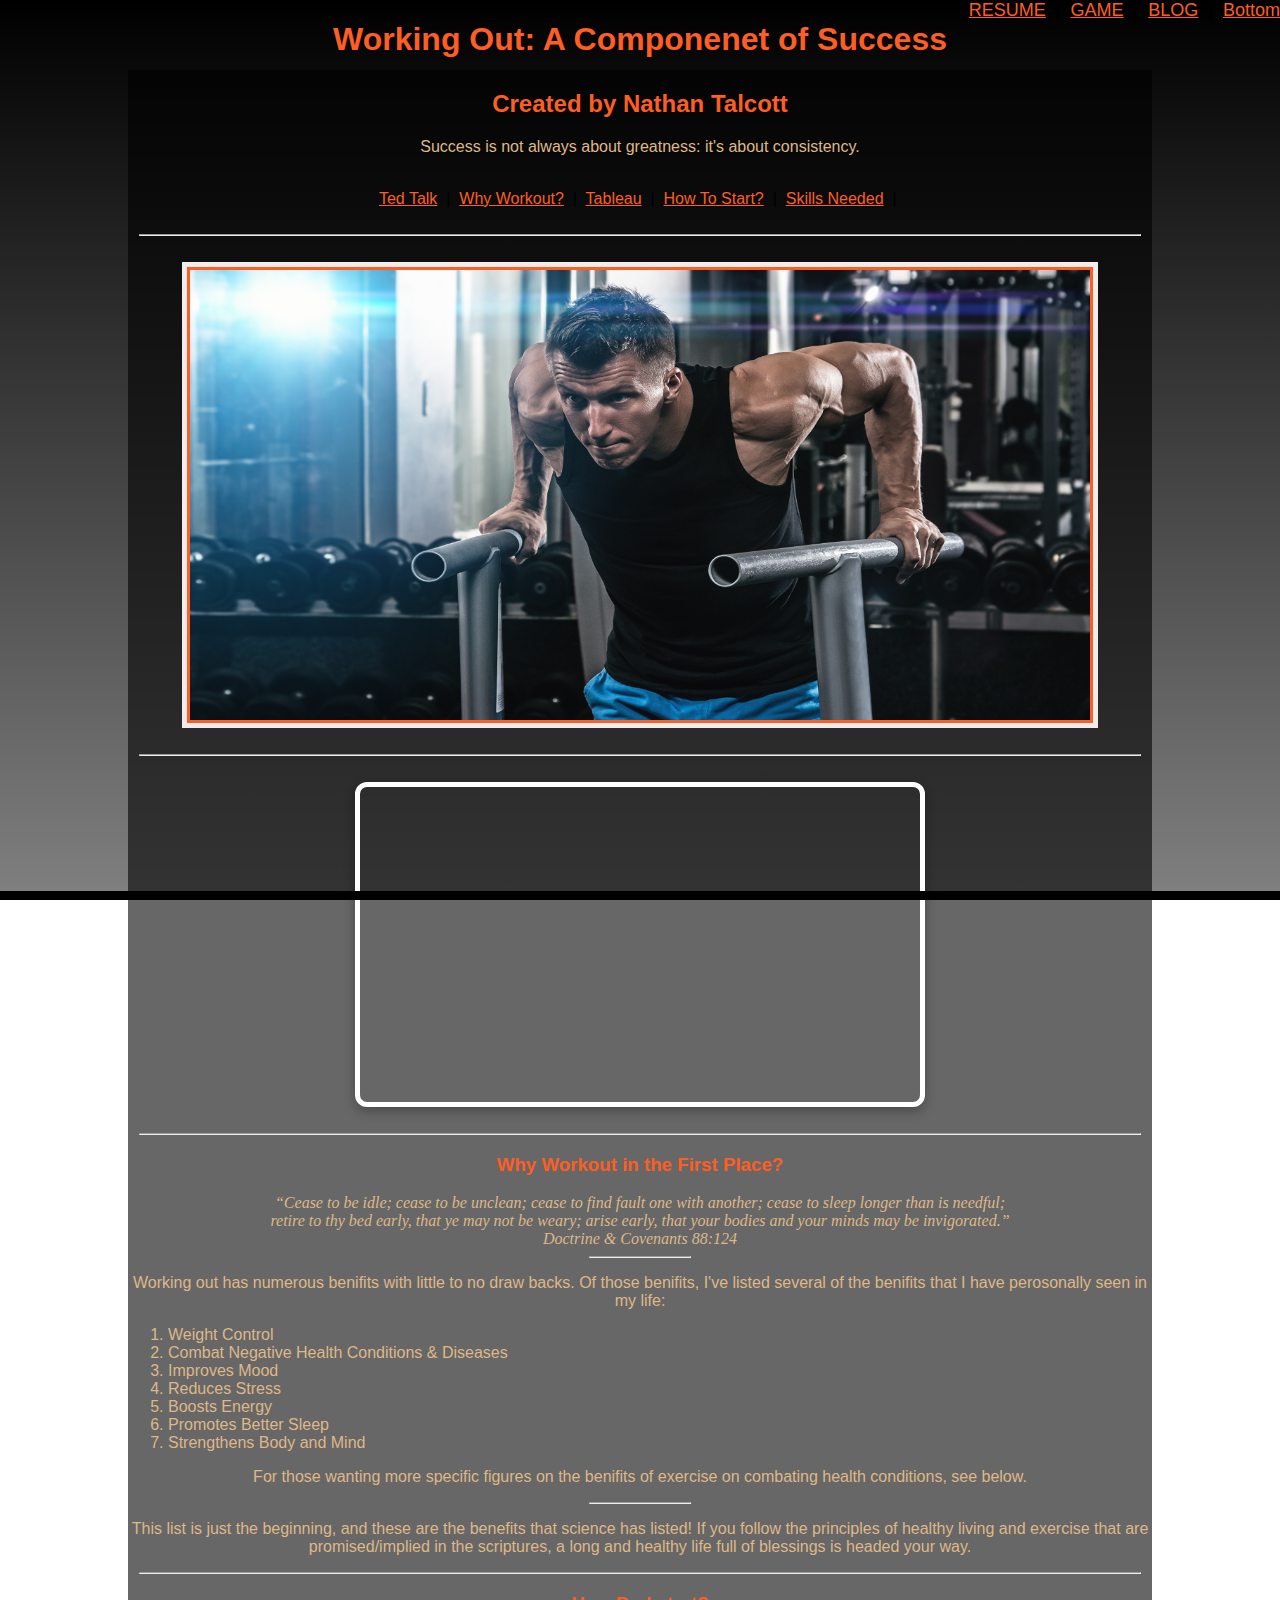
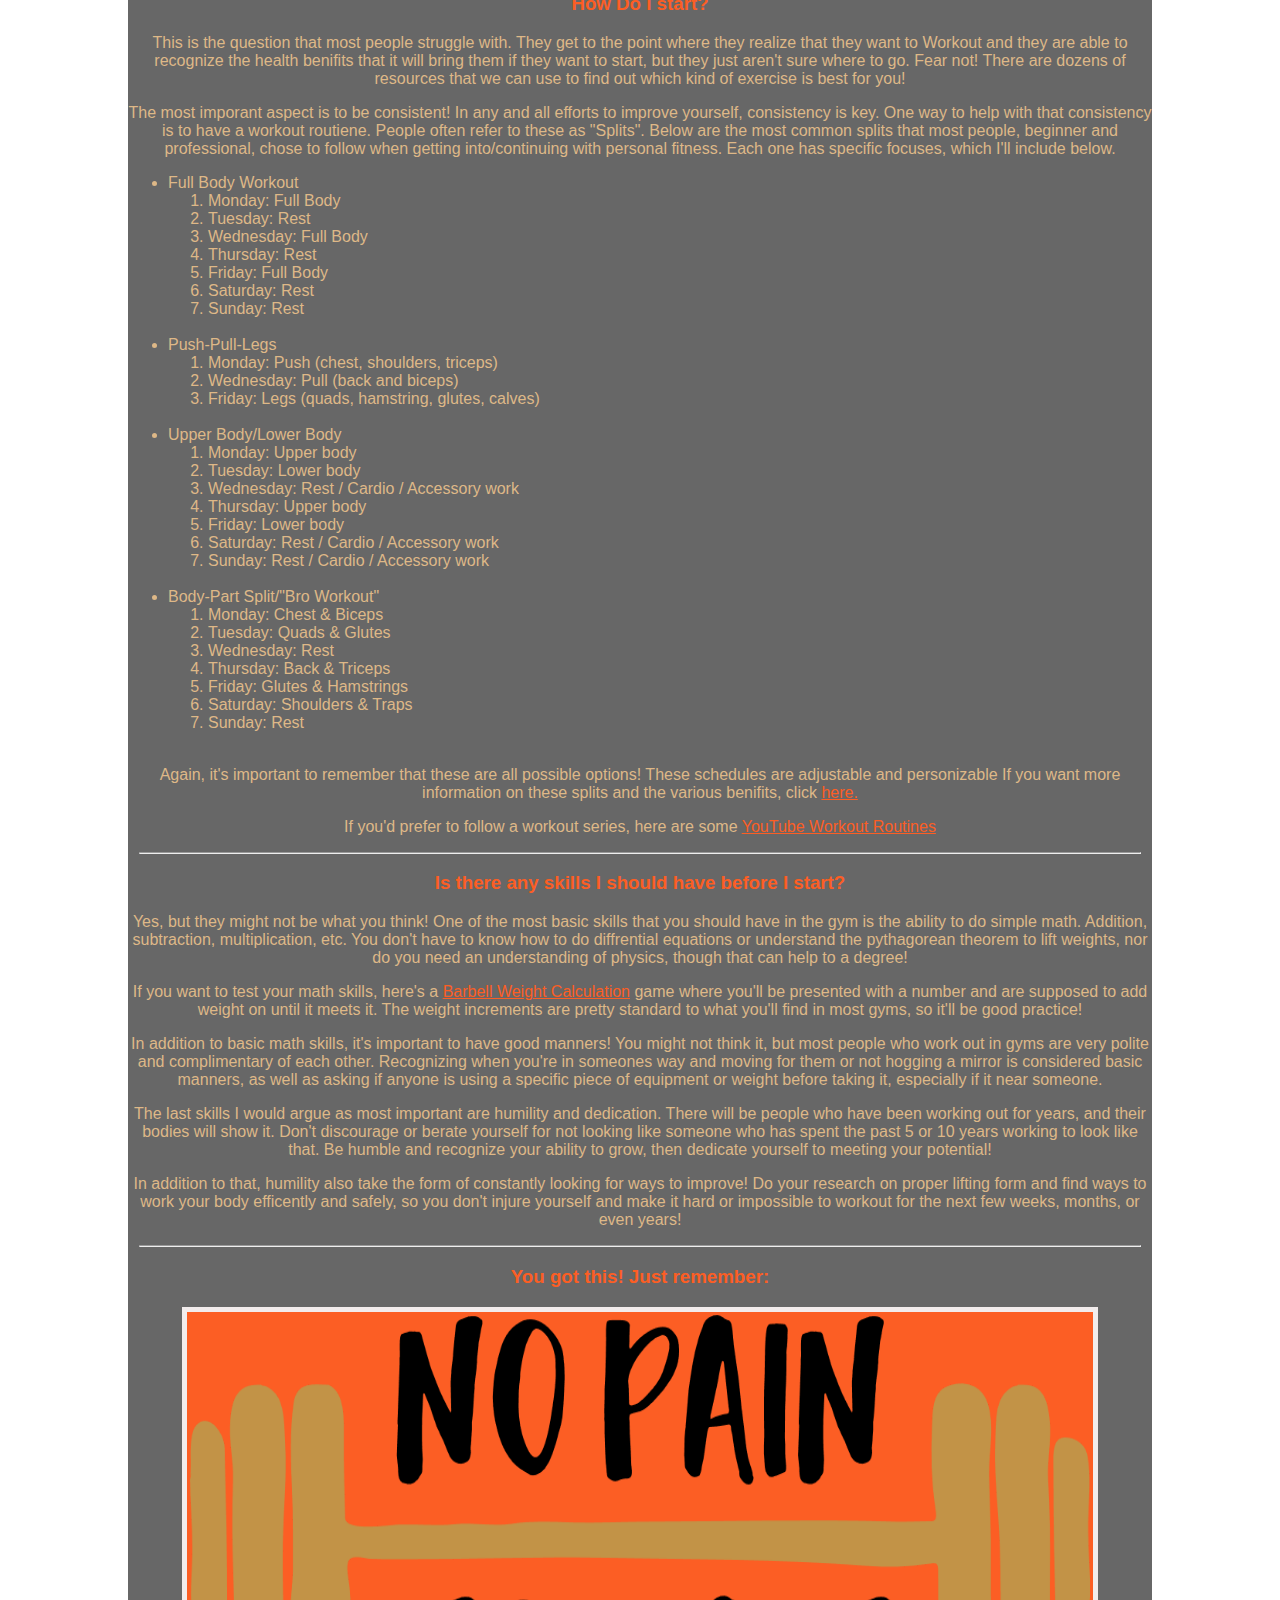
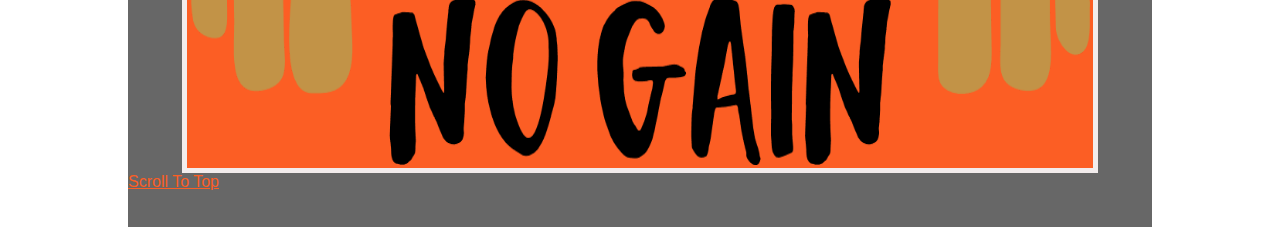
<file: scratch/index.html>
<!DOCTYPE html>
<html lang="en">

<head>
    <meta charset="UTF-8">
    <meta name="viewport" content="width=, initial-scale=1.0">
    <title>Workout for Success</title>
    <link rel="stylesheet" href="css/styles.css">

    <link rel="stylesheet" href="css/divstyles.css">
    <!-- In line elements line up horizontally if there is space. If there isn't enough space, it'll wrap below. -->
    <!-- Block elements take up the whole line, meaning nothing else can appear on that side -->
</head>
<!-- Main Content-->
<div class="container px-4 px-lg-5">
    <div class="row gx-4 gx-lg-5 justify-content-center">
        <div class="col-md-10 col-lg-8 col-xl-7">
            <div class="common nav" id="#">
                <a href="html/resume.html">RESUME</a> &nbsp;|&nbsp;
                <a href="html/barbell_game.html" target="_blank">GAME</a> &nbsp;|&nbsp;
                <a href="../index.html">BLOG</a> &nbsp;|&nbsp;
                <a href="#bottom">Bottom</a>
            </div>
            <div class="common header">
                <H1>Working Out: A Componenet of Success</H1>
            </div>
            <div class="common content">
                <h2>Created by Nathan Talcott</h2>
                <p>Success is not always about greatness: it's about consistency.</p>
                <br>
                <div class="page direct" id="#">
                    <a href="#ted">Ted Talk</a> &nbsp;|&nbsp;
                    <a href="#why">Why Workout?</a> &nbsp;|&nbsp;
                    <a href="#tableau">Tableau</a> &nbsp;|&nbsp;
                    <a href="#start">How To Start?</a> &nbsp;|&nbsp;
                    <a href="#skills">Skills Needed</a> &nbsp;|&nbsp;
                </div>
                <br>
                <hr style="width: 1000px;"> 
                <br>
                <img src="img/no-pain-no-gain.jpg" alt="No Pain, No Gain">
                <br>
                <hr id="ted" style="width: 1000px;">
                <br>

                <div  class="video-selection">
                    <iframe class="styled-video" width="560" height="315"
                        src="https://www.youtube.com/embed/37UhELFvPec?si=zdkmsL2rvVwIgpJf" title="YouTube video player"
                        frameborder="0"
                        allow="accelerometer; autoplay; clipboard-write; encrypted-media; gyroscope; picture-in-picture; web-share"
                        referrerpolicy="strict-origin-when-cross-origin" allowfullscreen>
                    </iframe>

                </div>
                <br>
                <hr style="width: 1000px;">
                <h3 id="why">Why Workout in the First Place?</h3>
                <p
                    style="font-family: 'Times New Roman', Times, serif; font-style: italic; text-align: center; width: 750px; margin: 0 auto;">
                    “Cease to be idle; cease to be unclean; cease to find fault one with another;
                    cease to sleep longer than is needful; retire to thy bed early, that ye may not be weary;
                    arise early, that your bodies and your minds may be invigorated.” Doctrine & Covenants 88:124</p>
                <hr style="width: 100px;">

                <p>Working out has numerous benifits with little to no draw backs. Of those benifits, I've listed
                    several
                    of the benifits that I have perosonally seen in my life: </p>
                <ol>
                    <li>Weight Control</li>
                    <li>Combat Negative Health Conditions & Diseases</li>
                    <li>Improves Mood</li>
                    <li>Reduces Stress</li>
                    <li>Boosts Energy</li>
                    <li>Promotes Better Sleep</li>
                    <li>Strengthens Body and Mind</li>
                </ol>
                <p>For those wanting more specific figures on the benifits of exercise on combating health conditions,
                    see below.</p>
                    <hr id="tableau" style="width: 100px;">
                <div class='tableauPlaceholder' id='viz1745292876161' style='position: relative'><noscript>
                        <a href='#'><img alt='Benefits of Exercise in Combating Disease and Cancer '
                                src='https:&#47;&#47;public.tableau.com&#47;static&#47;images&#47;be&#47;benefitsofexercise&#47;Sheet1&#47;1_rss.png'
                                style='border: none' /></a></noscript><object class='tableauViz' style='display:none;'>
                        <param name='host_url' value='https%3A%2F%2Fpublic.tableau.com%2F' />
                        <param name='embed_code_version' value='3' />
                        <param name='site_root' value='' />
                        <param name='name' value='benefitsofexercise&#47;Sheet1' />
                        <param name='tabs' value='no' />
                        <param name='toolbar' value='yes' />
                        <param name='static_image'
                            value='https:&#47;&#47;public.tableau.com&#47;static&#47;images&#47;be&#47;benefitsofexercise&#47;Sheet1&#47;1.png' />
                        <param name='animate_transition' value='yes' />
                        <param name='display_static_image' value='yes' />
                        <param name='display_spinner' value='yes' />
                        <param name='display_overlay' value='yes' />
                        <param name='display_count' value='yes' />
                        <param name='language' value='en-US' />
                    </object></div>
                <script type='text/javascript'>
                    var divElement = document.getElementById('viz1745292876161');
                    var vizElement = divElement.getElementsByTagName('object')[0];
                    vizElement.style.width = '100%'; vizElement.style.height = (divElement.offsetWidth * 0.75) + 'px';
                    var scriptElement = document.createElement('script');
                    scriptElement.src = 'https://public.tableau.com/javascripts/api/viz_v1.js';
                    vizElement.parentNode.insertBefore(scriptElement, vizElement);                
                </script>
                <p> This list is just the beginning, and these are the benefits that science has listed!
                    If you follow the principles of healthy living and exercise that are promised/implied in the
                    scriptures,
                    a long and healthy life full of blessings is headed your way.
                </p>
                <hr style="width: 1000px;">
                <h3 id="start"> How Do I start?</h3>
                <p>This is the question that most people struggle with. They get to the point where they realize that
                    they want to Workout and they are able to recognize the health benifits that it will bring them if
                    they want to start,
                    but they just aren't sure where to go. Fear not! There are dozens of resources that
                    we can use to find out which kind of exercise is best for you!
                </p>
                <p>The most imporant aspect is to be consistent! In any and all efforts to improve yourself, consistency
                    is key.
                    One way to help with that consistency is to have a workout routiene. People often refer to these as
                    "Splits".
                    Below are the most common splits that most people, beginner and professional, chose to follow when
                    getting into/continuing with personal fitness. Each one has specific focuses, which I'll include
                    below.
                </p>

                <ul>
                    <li>Full Body Workout</li>
                    <ol>
                        <li>Monday: Full Body</li>
                        <li>Tuesday: Rest</li>
                        <li>Wednesday: Full Body</li>
                        <li>Thursday: Rest</li>
                        <li>Friday: Full Body</li>
                        <li>Saturday: Rest</li>
                        <li>Sunday: Rest</li>
                    </ol>
                    <br>
                    <li>Push-Pull-Legs</li>
                    <ol>
                        <li>Monday: Push (chest, shoulders, triceps)</li>
                        <li>Wednesday: Pull (back and biceps) </li>
                        <li>Friday: Legs (quads, hamstring, glutes, calves)</li>
                    </ol>
                    <br>
                    <li>Upper Body/Lower Body</li>
                    <ol>
                        <li>Monday: Upper body</li>
                        <li>Tuesday: Lower body</li>
                        <li>Wednesday: Rest / Cardio / Accessory work</li>
                        <li>Thursday: Upper body</li>
                        <li>Friday: Lower body</li>
                        <li>Saturday: Rest / Cardio / Accessory work</li>
                        <li>Sunday: Rest / Cardio / Accessory work</li>
                    </ol>
                    <br>
                    <li>Body-Part Split/"Bro Workout"</li>
                    <ol>
                        <li>Monday: Chest & Biceps</li>
                        <li>Tuesday: Quads & Glutes</li>
                        <li>Wednesday: Rest</li>
                        <li>Thursday: Back & Triceps</li>
                        <li>Friday: Glutes & Hamstrings</li>
                        <li>Saturday: Shoulders & Traps</li>
                        <li>Sunday: Rest</li>
                    </ol>
                    <br>
                </ul>
                <p>Again, it's important to remember that these are all possible options! These schedules are adjustable
                    and personizable
                    If you want more information on these splits and the various benifits, click
                    <a target="_blank" rel="noopener noreferrer"
                        href="https://www.gymshark.com/blog/article/the-best-workout-splits-for-every-goal">here.</a>
                </p>
                <p>If you'd prefer to follow a workout series, here are some
                    <a target="_blank" rel="noopener noreferrer"
                        href="https://www.youtube.com/results?search_query=workout+program&sp=EgIQAw%253D%253D">YouTube
                        Workout Routines</a>
                </p>
                <hr id="skills" style="width: 1000px;">
                <h3>Is there any skills I should have before I start?</h3>
                <p>Yes, but they might not be what you think! One of the most basic skills that you should have in the gym
                    is the ability to do simple math. Addition, subtraction, multiplication, etc. You don't have to know how 
                    to do diffrential equations or understand the pythagorean theorem to lift weights, nor do you need an 
                    understanding of physics, though that can help to a degree!  
                </p>
                <p>If you want to test your math skills, here's a <a target="_blank" rel="noopener noreferrer" href="html/barbell_game.html">Barbell Weight Calculation</a> game 
                where you'll be presented with a number and are supposed to add weight on until it meets it. The weight increments are 
                pretty standard to what you'll find in most gyms, so it'll be good practice! </p>
                <p>In addition to basic math skills, it's important to have good manners! You might not think it, but most people 
                    who work out in gyms are very polite and complimentary of each other. Recognizing when you're in someones way 
                    and moving for them or not hogging a mirror is considered basic manners, as well as asking if anyone is using 
                    a specific piece of equipment or weight before taking it, especially if it near someone. 
                </p>
                <p>The last skills I would argue as most important are humility and dedication. There will be people who 
                    have been working out for years, and their bodies will show it. Don't discourage or berate yourself for not looking 
                    like someone who has spent the past 5 or 10 years working to look like that. Be humble and recognize your 
                    ability to grow, then dedicate yourself to meeting your potential! 
                </p>
                <p>In addition to that, humility also take the form of constantly looking for ways to improve! Do your research on
                    proper lifting form and find ways to work your body efficently and safely, so you don't injure yourself and 
                    make it hard or impossible to workout for the next few weeks, months, or even years!
                </p>
                <hr style="width: 1000px;">
                <h3> You got this! Just remember:</h3>
                    <img src="img/no-pain-no-gain.png" alt="No Pain, No Gain!">
                <a href="#" id="bottom">Scroll To Top</a>
                <br>
                <br>
                <br>

            </div>
            <div class="common footer">
                Copyright &copy; 2025 Nathan Talcott
            </div>

            </body>

</html>
</file>
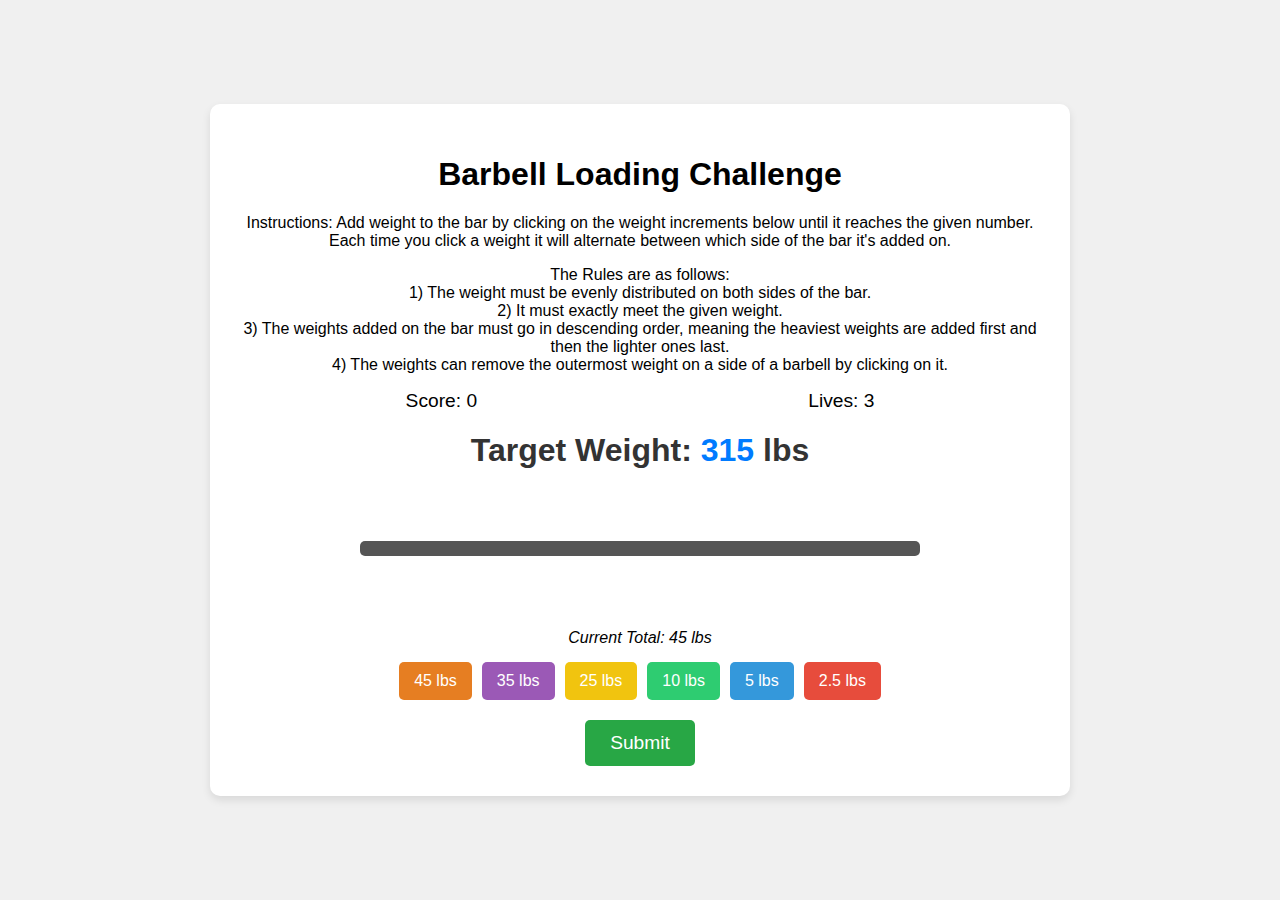
<file: scratch/html/barbell_game.html>
<!DOCTYPE html>
<html lang="en">
<head>
    <meta charset="UTF-8">
    <meta name="viewport" content="width=device-width, initial-scale=1.0">
    <title>Barbell Loading Game</title>
    <style>
        body {
            font-family: sans-serif;
            display: flex;
            justify-content: center;
            align-items: center;
            min-height: 100vh;
            background-color: #f0f0f0;
            margin: 0;
            overflow: hidden; /* Prevent scrollbars during shake */
            transition: background-color 0.2s ease-in-out;
        }

        .game-container {
            text-align: center;
            background-color: #fff;
            padding: 30px;
            border-radius: 10px;
            box-shadow: 0 4px 8px rgba(0,0,0,0.1);
            width: 90%;
            max-width: 800px;
            position: relative; /* For game over overlay */
        }

        .info-panel {
            display: flex;
            justify-content: space-around;
            margin-bottom: 20px;
            font-size: 1.2em;
        }

        .target-weight-display {
            margin-bottom: 30px;
            font-size: 2em;
            font-weight: bold;
            color: #333;
        }
        .target-weight-display span {
            color: #007bff;
        }

        .barbell-area {
            display: flex;
            justify-content: center;
            align-items: center;
            height: 100px; /* Increased height for better plate visualization */
            margin-bottom: 30px;
            position: relative; /* Positioning context for plates */
        }

        .barbell-bar {
            width: 70%;
            height: 15px;
            background-color: #555;
            border-radius: 5px;
            position: relative;
            z-index: 1; /* Bar above plates slightly */
        }

        .plate-zone {
            display: flex;
            align-items: center;
            height: 100%;
            position: absolute;
            top: 0;
        }

        .left-plates {
            justify-content: flex-end; /* Plates stack towards center */
            left: 0;
            width: calc(15% - 5px); /* Adjust based on bar width and desired gap */
            padding-right: 5px; /* Gap from bar */
            flex-direction: row-reverse; /* Add plates from right to left */
        }

        .right-plates {
            justify-content: flex-start; /* Plates stack towards center */
            right: 0;
            width: calc(15% - 5px); /* Adjust based on bar width and desired gap */
            padding-left: 5px; /* Gap from bar */
        }


        .plate {
            display: flex;
            justify-content: center;
            align-items: center;
            border-radius: 50%; /* Circular plates */
            margin: 0 2px; /* Small gap between plates */
            font-weight: bold;
            font-size: 0.7em;
            color: white;
            cursor: pointer;
            box-shadow: 0 2px 4px rgba(0,0,0,0.2);
            transition: transform 0.1s ease-out, box-shadow 0.1s ease-out;
            border: 1px solid rgba(0,0,0,0.3); /* Slight border */
            z-index: 0;
        }

        .plate:hover {
            transform: scale(1.05);
            box-shadow: 0 4px 8px rgba(0,0,0,0.3);
        }

        /* Plate specific styles (size and color) */
        .plate[data-weight="2.5"] { width: 40px; height: 40px; background-color: #e74c3c; }
        .plate[data-weight="5"]   { width: 50px; height: 50px; background-color: #3498db; }
        .plate[data-weight="10"]  { width: 60px; height: 60px; background-color: #2ecc71; }
        .plate[data-weight="25"]  { width: 70px; height: 70px; background-color: #f1c40f; }
        .plate[data-weight="35"]  { width: 80px; height: 80px; background-color: #9b59b6; }
        .plate[data-weight="45"]  { width: 90px; height: 90px; background-color: #e67e22; }

        .plate-selection {
            display: flex;
            justify-content: center;
            flex-wrap: wrap;
            gap: 10px;
            margin-bottom: 20px;
        }

        .available-plate {
            padding: 10px 15px;
            border: none;
            border-radius: 5px;
            cursor: pointer;
            font-size: 1em;
            transition: background-color 0.2s ease, transform 0.1s ease;
        }
        .available-plate:hover {
            transform: translateY(-2px);
        }

        /* Match available plate button colors to visual plates */
        .available-plate[data-weight="2.5"] { background-color: #e74c3c; color: white; }
        .available-plate[data-weight="5"]   { background-color: #3498db; color: white; }
        .available-plate[data-weight="10"]  { background-color: #2ecc71; color: white; }
        .available-plate[data-weight="25"]  { background-color: #f1c40f; color: white; }
        .available-plate[data-weight="35"]  { background-color: #9b59b6; color: white; }
        .available-plate[data-weight="45"]  { background-color: #e67e22; color: white; }

        .submit-button {
            padding: 12px 25px;
            font-size: 1.2em;
            background-color: #28a745;
            color: white;
            border: none;
            border-radius: 5px;
            cursor: pointer;
            transition: background-color 0.2s ease;
        }
        .submit-button:hover {
            background-color: #218838;
        }
        .submit-button:disabled {
            background-color: #aaa;
            cursor: not-allowed;
        }


        .flash-red {
            background-color: #ffdddd !important; /* Flash body background */
        }

        .shake {
            animation: shake 0.5s cubic-bezier(.36,.07,.19,.97) both;
            transform: translate3d(0, 0, 0);
            backface-visibility: hidden;
            perspective: 1000px;
        }

        @keyframes shake {
          10%, 90% {
            transform: translate3d(-1px, 0, 0);
          }
          20%, 80% {
            transform: translate3d(2px, 0, 0);
          }
          30%, 50%, 70% {
            transform: translate3d(-4px, 0, 0);
          }
          40%, 60% {
            transform: translate3d(4px, 0, 0);
          }
        }

        .game-over-overlay {
            position: absolute;
            top: 0;
            left: 0;
            right: 0;
            bottom: 0;
            background-color: rgba(0, 0, 0, 0.7);
            color: white;
            display: none; /* Hidden by default */
            flex-direction: column;
            justify-content: center;
            align-items: center;
            font-size: 2em;
            z-index: 10;
            border-radius: 10px; /* Match container */
        }
        .game-over-overlay button {
             margin-top: 20px;
             padding: 10px 20px;
             font-size: 0.8em;
             cursor: pointer;
         }

    </style>
</head>
<body>

    <div class="game-container" id="gameContainer">
        <h1>Barbell Loading Challenge</h1>
        <p> Instructions: Add weight to the bar by clicking on the weight increments below until it reaches the given number.
            Each time you click a weight it will alternate between which side of the bar it's added on. 
        </p>
        <p>The Rules are as follows: 
            <br>
            1) The weight must be evenly distributed on both sides of the bar.
            <br>
            2) It must exactly meet the given weight.
            <br>
            3) The weights added on the bar must go in descending order, meaning the heaviest weights are added first and then the lighter ones last.
            <br>
            4) The weights can remove the outermost weight on a side of a barbell by clicking on it.
            
        </p>

        <div class="info-panel">
            <div>Score: <span id="score">0</span></div>
            <div>Lives: <span id="lives">3</span></div>
        </div>

        <div class="target-weight-display">
            Target Weight: <span id="targetWeight">--</span> lbs
        </div>

        <div class="barbell-area">
            <div class="plate-zone left-plates" id="leftPlatesContainer">
                </div>
            <div class="barbell-bar"></div>
            <div class="plate-zone right-plates" id="rightPlatesContainer">
                </div>
        </div>
         <div style="margin-bottom: 15px; font-style: italic;">Current Total: <span id="currentTotalWeight">45</span> lbs</div>


        <div class="plate-selection" id="plateSelection">
            </div>

        <button class="submit-button" id="submitButton">Submit</button>

        <div class="game-over-overlay" id="gameOverOverlay">
            <div>Game Over!</div>
            <div>Final Score: <span id="finalScore">0</span></div>
            <button id="newGameButton">Play Again?</button>
        </div>
    </div>

    <script>
        const baseBarWeight = 45;
        const availableWeights = [45, 35, 25, 10, 5, 2.5]; // Descending for button generation logic

        let targetWeight = 0;
        let currentTotalWeight = baseBarWeight;
        let leftPlates = []; // Store weights [{weight: 45, element: div}, ...]
        let rightPlates = [];// Store weights
        let score = 0;
        let lives = 3;
        let nextSide = 'right'; // Start adding to the right
        let isGameOver = false;

        // DOM Elements
        const targetWeightDisplay = document.getElementById('targetWeight');
        const currentTotalWeightDisplay = document.getElementById('currentTotalWeight');
        const scoreDisplay = document.getElementById('score');
        const livesDisplay = document.getElementById('lives');
        const leftPlatesContainer = document.getElementById('leftPlatesContainer');
        const rightPlatesContainer = document.getElementById('rightPlatesContainer');
        const plateSelectionContainer = document.getElementById('plateSelection');
        const submitButton = document.getElementById('submitButton');
        const gameContainer = document.getElementById('gameContainer');
        const gameOverOverlay = document.getElementById('gameOverOverlay');
        const finalScoreDisplay = document.getElementById('finalScore');
        const newGameButton = document.getElementById('newGameButton');
        const bodyElement = document.body;


        // --- Game Logic Functions ---

        function generateTargetWeight() {
            let potentialTarget;
            let minAdditionalWeight = 5; // Smallest pair is 2.5 + 2.5
            let maxAdditionalWeight = 500; // Arbitrary reasonable max

            do {
                // Ensure added weight is even and >= minAdditionalWeight
                let randomEvenAddition = Math.floor(Math.random() * (maxAdditionalWeight / 2)) * 2;
                 if (randomEvenAddition < minAdditionalWeight) {
                     randomEvenAddition = minAdditionalWeight
                 }
                 // Ensure total is multiple of 5 (since bar is 45 (mult of 5) and plates are mult of 2.5, need even number of 2.5 plates if used)
                 // An even addition ensures target-base is even. Need total to be mult of 5.
                 potentialTarget = baseBarWeight + randomEvenAddition;
             } while (potentialTarget % 5 !== 0); // Ensures total is a multiple of 5

             targetWeight = potentialTarget;
             targetWeightDisplay.textContent = targetWeight;
        }

        function createPlateElement(weight) {
            const plateDiv = document.createElement('div');
            plateDiv.classList.add('plate');
            plateDiv.dataset.weight = weight; // Store weight in data attribute
            plateDiv.textContent = weight; // Display weight number
            plateDiv.style.backgroundColor = getPlateColor(weight); // Optional: Apply color if needed dynamically
             // Apply specific size/color classes based on weight
            const weightClass = `plate-${String(weight).replace('.', '_')}`; // e.g., plate-2_5
            plateDiv.classList.add(weightClass); // Add class for potential specific styling
            plateDiv.setAttribute('title', `${weight} lbs - Click to remove`); // Tooltip

             // Add click listener for removal
            plateDiv.addEventListener('click', handlePlateRemoval);

            return plateDiv;
        }

         // Helper function to get consistent color (matches CSS)
        function getPlateColor(weight) {
             switch (weight) {
                case 2.5: return '#e74c3c';
                case 5:   return '#3498db';
                case 10:  return '#2ecc71';
                case 25:  return '#f1c40f';
                case 35:  return '#9b59b6';
                case 45:  return '#e67e22';
                default:  return '#7f8c8d'; // Default grey
            }
        }

         function addPlate(weight) {
             if (isGameOver) return;

             const targetContainer = nextSide === 'left' ? leftPlatesContainer : rightPlatesContainer;
             const targetArray = nextSide === 'left' ? leftPlates : rightPlates;

             // Rule 3: Check Descending Order
             if (targetArray.length > 0) {
                 const lastPlateWeight = targetArray[targetArray.length - 1].weight;
                 if (weight > lastPlateWeight) {
                     alert(`Rule Violation: Weights must be added in descending order on each side. Cannot add ${weight} lbs after ${lastPlateWeight} lbs.`);
                     return; // Stop adding
                 }
             }

             const plateElement = createPlateElement(weight);

             // Visually add plate
              if (nextSide === 'left') {
                 // For left side (flex-direction: row-reverse), append adds to the "start" (rightmost)
                 targetContainer.appendChild(plateElement);
             } else {
                 // For right side (default flex), append adds to the end (rightmost)
                 targetContainer.appendChild(plateElement);
             }


             // Update data
             targetArray.push({ weight: weight, element: plateElement });
             currentTotalWeight += weight;
             currentTotalWeightDisplay.textContent = currentTotalWeight;


             // Toggle side for next addition
             nextSide = nextSide === 'left' ? 'right' : 'left';
         }


         function handlePlateRemoval(event) {
             if (isGameOver) return;

             const plateElement = event.currentTarget; // The clicked plate div
             const weight = parseFloat(plateElement.dataset.weight);
             let side = '';
             let plateArray = null;
             let container = null;

             // Determine which side the plate belongs to
             if (leftPlatesContainer.contains(plateElement)) {
                 side = 'left';
                 plateArray = leftPlates;
                 container = leftPlatesContainer;
             } else if (rightPlatesContainer.contains(plateElement)) {
                 side = 'right';
                 plateArray = rightPlates;
                 container = rightPlatesContainer;
             } else {
                 console.error("Clicked plate doesn't belong to either side?");
                 return;
             }

             // Rule 4: Check if it's the outermost plate on that side
             let isOutermost = false;
             if (container.children.length > 0) {
                 if (side === 'left' && container.lastChild === plateElement) { // First child due to row-reverse
                     isOutermost = true;
                 } else if (side === 'right' && container.lastChild === plateElement) { // Last child for standard row
                    isOutermost = true;
                }
             }


             if (isOutermost) {
                 // Find the corresponding object in the array to remove
                 const plateIndex = plateArray.findIndex(p => p.element === plateElement);

                 if (plateIndex > -1) {
                     // Remove from data array
                     plateArray.splice(plateIndex, 1);

                     // Remove from DOM
                     plateElement.remove(); // No need to check parent, just remove the element

                     // Update total weight
                     currentTotalWeight -= weight;
                     currentTotalWeightDisplay.textContent = currentTotalWeight;

                     // Recalculate next side based on total plates remaining
                    const totalPlatesOnBar = leftPlates.length + rightPlates.length;
                     nextSide = totalPlatesOnBar % 2 === 0 ? 'right' : 'left';


                 } else {
                     console.error("Could not find plate data for removal:", plateElement);
                 }
             } else {
                // Optionally provide feedback that only the outermost can be removed
                // console.log("Can only remove the outermost plate on each side.");
                plateElement.style.animation = 'shakeHorizontal 0.3s';
                 setTimeout(() => plateElement.style.animation = '', 300);
                 // Add temporary CSS for this:
                 // @keyframes shakeHorizontal { 50% { transform: translateX(5px); } 100% { transform: translateX(0); } }
             }
         }

        function checkAnswer() {
            if (isGameOver) return;

            let leftTotal = leftPlates.reduce((sum, p) => sum + p.weight, 0);
            let rightTotal = rightPlates.reduce((sum, p) => sum + p.weight, 0);

            let isCorrect = false;
            leterrorMessage = "";

             // Rule 1: Even Distribution Check
            if (leftTotal !== rightTotal) {
                 errorMessage = "Weights are not evenly distributed!";
             }
             // Rule 2: Exact Match Check
             else if (currentTotalWeight !== targetWeight) {
                 errorMessage = `Incorrect total weight! Expected ${targetWeight}, got ${currentTotalWeight}.`;
            } else {
                 // If both rules pass (implicitly checked by reaching here after checking total)
                 isCorrect = true;
            }

            if (isCorrect) {
                // Correct Answer
                score++;
                scoreDisplay.textContent = score;
                triggerFeedback(true); // Optional positive feedback
                resetLevel();
            } else {
                // Incorrect Answer
                lives--;
                livesDisplay.textContent = lives;
                triggerFeedback(false, errorMessage); // Pass error message for optional display

                if (lives <= 0) {
                    endGame();
                }
            }
        }

        function triggerFeedback(isCorrect, message = "") {
             if (!isCorrect) {
                 bodyElement.classList.add('flash-red');
                 gameContainer.classList.add('shake');
                 if (message) {
                    // Could display this message somewhere temporarily
                     console.log("Incorrect:", message);
                      // alert(message); // Simple feedback
                 }

                 // Remove feedback classes after animation
                 setTimeout(() => {
                     bodyElement.classList.remove('flash-red');
                     gameContainer.classList.remove('shake');
                 }, 500); // Match CSS animation duration
             } else {
                 // Optional: Add positive feedback animation/style change
                 // e.g., gameContainer.style.borderColor = 'lightgreen';
                // setTimeout(() => gameContainer.style.borderColor = '', 500);
             }
        }

        function resetLevel() {
            // Clear data arrays
            leftPlates = [];
            rightPlates = [];

            // Clear visual plates from DOM
            leftPlatesContainer.innerHTML = '';
            rightPlatesContainer.innerHTML = '';

            // Reset weights and side
            currentTotalWeight = baseBarWeight;
            currentTotalWeightDisplay.textContent = currentTotalWeight;
            nextSide = 'right';

            // Generate new target
            generateTargetWeight();
        }

        function endGame() {
            isGameOver = true;
            finalScoreDisplay.textContent = score;
            gameOverOverlay.style.display = 'flex'; // Show overlay
            submitButton.disabled = true; // Disable submit
             // Optionally disable plate buttons too
             document.querySelectorAll('.available-plate').forEach(btn => btn.disabled = true);
        }

        function startGame() {
            isGameOver = false;
            score = 0;
            lives = 3;
            scoreDisplay.textContent = score;
            livesDisplay.textContent = lives;
            gameOverOverlay.style.display = 'none'; // Hide overlay
            submitButton.disabled = false; // Enable submit
            document.querySelectorAll('.available-plate').forEach(btn => btn.disabled = false); // Re-enable buttons

            resetLevel(); // Setup first level
        }

        // --- Initialization ---

        function initializeGame() {
            // Create available plate buttons
            plateSelectionContainer.innerHTML = ''; // Clear existing buttons if any
            availableWeights.forEach(weight => {
                const button = document.createElement('button');
                button.classList.add('available-plate');
                 // Add specific class based on weight for styling
                const weightClass = `plate-${String(weight).replace('.', '_')}`;
                button.classList.add(weightClass);
                button.dataset.weight = weight;
                button.textContent = `${weight} lbs`;
                button.addEventListener('click', () => addPlate(weight));
                 // Match button background color to plate color
                 button.style.backgroundColor = getPlateColor(weight);

                plateSelectionContainer.appendChild(button);
            });

             // Add event listeners
            submitButton.addEventListener('click', checkAnswer);
            newGameButton.addEventListener('click', startGame);

             // Add the temporary keyframes for visual feedback on incorrect removal
             const styleSheet = document.styleSheets[0];
             try { // Use try/catch in case insertRule isn't supported or fails
                styleSheet.insertRule(`
                    @keyframes shakeHorizontal {
                        0%, 100% { transform: translateX(0); }
                        25% { transform: translateX(-4px); }
                        75% { transform: translateX(4px); }
                    }`, styleSheet.cssRules.length);
             } catch (e) {
                console.warn("Could not add keyframes dynamically: ", e);
             }

            // Start the first game
            startGame();
        }

        // Add initial styles for plates based on weight (redundant with CSS but ensures dynamic creation works)
         // This part is better handled purely by CSS using the data-weight attribute selector as done in the <style> block.
         // Keeping this structure in case you need dynamic styling beyond simple CSS selectors later.
         function applyPlateStyles() {
             availableWeights.forEach(weight => {
                // Example: Could dynamically create rules if needed, but CSS is preferred.
                // console.log(`Styling for plate ${weight}`);
            });
         }
         applyPlateStyles();


        // --- Start Game on Load ---
        document.addEventListener('DOMContentLoaded', initializeGame);

    </script>

</body>
</html>
</file>
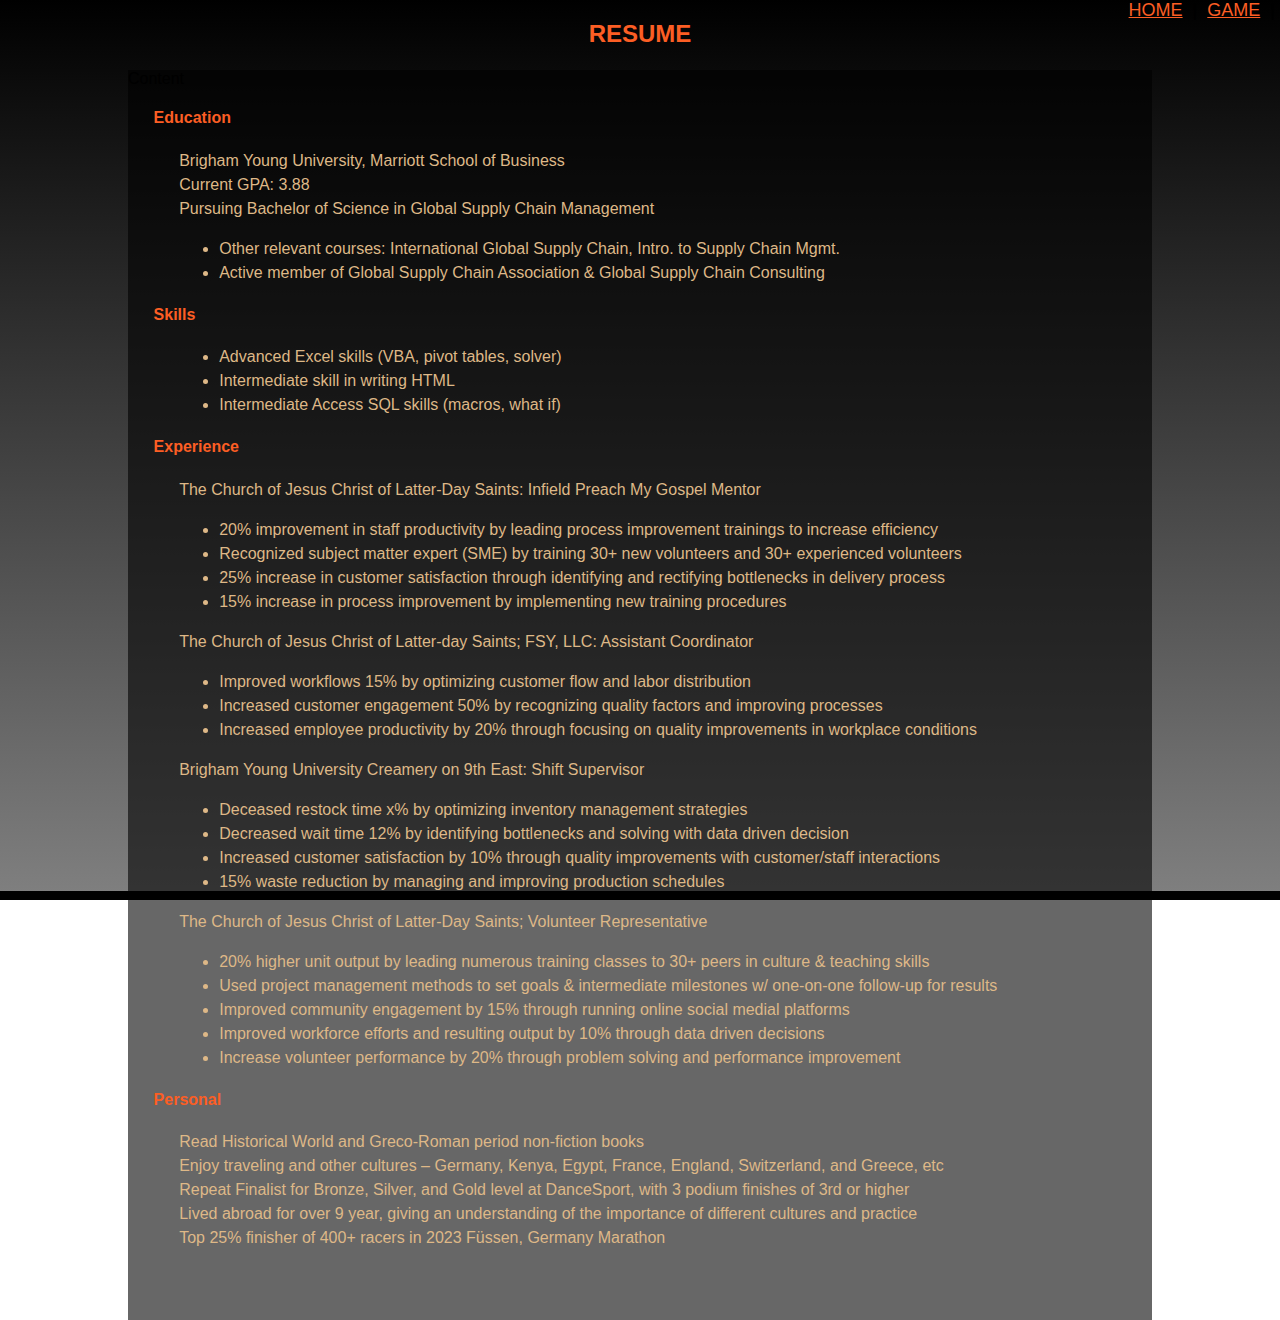
<file: scratch/html/resume.html>
<!DOCTYPE html>
<html lang="en">
<head>
    <meta charset="UTF-8">
    <meta name="viewport" content="width=device-width, initial-scale=1.0">
    <title>Ice Cream Diet Guide</title>
    <link rel="stylesheet" href="../css/styles.css">
    <link rel="stylesheet" href="../css/divstyles.css">
</head>
<body>
    <!-- these above are ways to divide up the webiste.  -->
     <!-- Common, Nav, Content, Footer are styles that we will create -->
    <div class="common nav">
        <a href="../index.html">HOME</a> &nbsp;|&nbsp;
        <a href="barbell_game.html" target="_blank">GAME</a> &nbsp;|&nbsp;
    </div>
    <div class="common header">
        <h2>RESUME</h2>
    </div>
    <div class="common content">Content
        <h4>Education</h4>
        <p class="resume">Brigham Young University, Marriott School of Business
            <br>
            Current GPA: 3.88
            <br>
            Pursuing Bachelor of Science in Global Supply Chain Management
        <ul class="resume">                                          
            <li>Other relevant courses: International Global Supply Chain, Intro. to Supply Chain Mgmt.</li>
            <li>Active member of Global Supply Chain Association & Global Supply Chain Consulting</li>
        </ul>
        </p>
        <h4>Skills</h4>
        <ul class="resume"> 
            <li>Advanced Excel skills (VBA, pivot tables, solver)</li>
            <li>Intermediate skill in writing HTML</li>
            <li>Intermediate Access SQL skills (macros, what if)</li>
        </ul>
        <h4>Experience</h4>
        <p class="resume">The Church of Jesus Christ of Latter-Day Saints: Infield Preach My Gospel Mentor
            <ul class="resume">
                <li>20% improvement in staff productivity by leading process improvement trainings to increase efficiency </li>
                <li>Recognized subject matter expert (SME) by training 30+ new volunteers and 30+ experienced volunteers</li>
                <li>25% increase in customer satisfaction through identifying and rectifying bottlenecks in delivery process</li>
                <li>15% increase in process improvement by implementing new training procedures</li>
            </ul>
        </p>
        <p class="resume">The Church of Jesus Christ of Latter-day Saints; FSY, LLC: Assistant Coordinator
            <ul class="resume">
                <li>Improved workflows 15% by optimizing customer flow and labor distribution</li>
                <li>Increased customer engagement 50% by recognizing quality factors and improving processes</li> 
                <li>Increased employee productivity by 20% through focusing on quality improvements in workplace conditions</li>
            </ul>
        </p>
        <p class="resume">Brigham Young University Creamery on 9th East: Shift Supervisor
            <ul class="resume">
                <li>Deceased restock time x% by optimizing inventory management strategies</li>
                <li>Decreased wait time 12% by identifying bottlenecks and solving with data driven decision</li>
                <li>Increased customer satisfaction by 10% through quality improvements with customer/staff interactions</li>
                <li>15% waste reduction by managing and improving production schedules</li>
            </ul>
        </p>
        <p class="resume"> The Church of Jesus Christ of Latter-Day Saints; Volunteer Representative 
            <ul class="resume">
                <li>20% higher unit output by leading numerous training classes to 30+ peers in culture & teaching skills</li>
                <li>Used project management methods to set goals & intermediate milestones w/ one-on-one follow-up for results</li>
                <li>Improved community engagement by 15% through running online social medial platforms</li>
                <li>Improved workforce efforts and resulting output by 10% through data driven decisions</li>
                <li>Increase volunteer performance by 20% through problem solving and performance improvement</li>
            </ul>
        </p>
        <h4>Personal</h4>
        <p class="resume">
            Read Historical World and Greco-Roman period non-fiction books
            <br>
            Enjoy traveling and other cultures – Germany, Kenya, Egypt, France, England, Switzerland, and Greece, etc
            <br>
            Repeat Finalist for Bronze, Silver, and Gold level at DanceSport, with 3 podium finishes of 3rd or higher
            <br>
            Lived abroad for over 9 year, giving an understanding of the importance of different cultures and practice
            <br>
            Top 25% finisher of 400+ racers  in 2023 Füssen, Germany Marathon
        </p>
<br><br><br>
    </div>
  
    <div class="common footer">
        Copyright &copy; 2025 Nathan Talcott
    </div>

</body>
</html>
</file>
<file: scratch/css/styles.css>
html, body {
    margin: 0;
    height: 100%;
  }
  
  body {
    font-family: 'Trebuchet MS', 'Lucida Sans Unicode', 'Lucida Grande', 'Lucida Sans', Arial, sans-serif;
    background: linear-gradient(to bottom, black, grey);
    background-repeat: no-repeat;
    background-attachment: fixed; /* Optional: keeps the background fixed on scroll */
  }

a {
    color: #fc5e24;
}

h1,
h2,
h3{
    text-align:center;
    color: #fc5e24;
}
h4{
    color: #fc5e24; 
    margin-left: 2.5%;
}

.resume{
    color: burlywood;
    text-align: left;
    margin-left: 5%;
    line-height: 1.5
    ;
}

p,
li,
ol{
    text-align: center;
    color: burlywood;
}
img {
    border: 5px solid rgb(242, 236, 236);
    background-color: #fc5e24;
    /* gives the border to the image with point  */
    padding: 3px;
    /* adjusts the distance of the border from the image */
    height: 450px;
    width: 900px;
    margin: auto;
    display: block;
}

/* . means total made up, not existence in HTML so far */

.video-selection{
    display: flex;
    justify-content: center;
    align-items: center;
}

.styled-video {
    border: 5px solid white;
    border-radius: 12px;
    box-shadow: 0 4px 12px rgba(0, 0, 0, 0.3);
}

li {
    width: fit-content
}
</file>
<file: scratch/css/divstyles.css>
.common{
   
    position: absolute;
}
.nav{
    position: relative;
    float: right;
    font-size: 18px
}
.direct{
    position: relative;
    float: middle;
    text-align: center;

}
.footer{
    position: fixed;
    bottom: 0px;
    left: 0px;
    right: 0px;
    font-size: 50%;
    font-style:italic;
    text-align:center;
    background-color: black;
}
.header{
    top: 0px;
    left: 0px;
    right: 0px;
    text-align: center;
    z-index: -1;
}
.content{
    top: 70px;
    left: 10%;
    right: 10%;
    background-color: rgba(0, 0, 0, 0.595);
    
}
</file>
